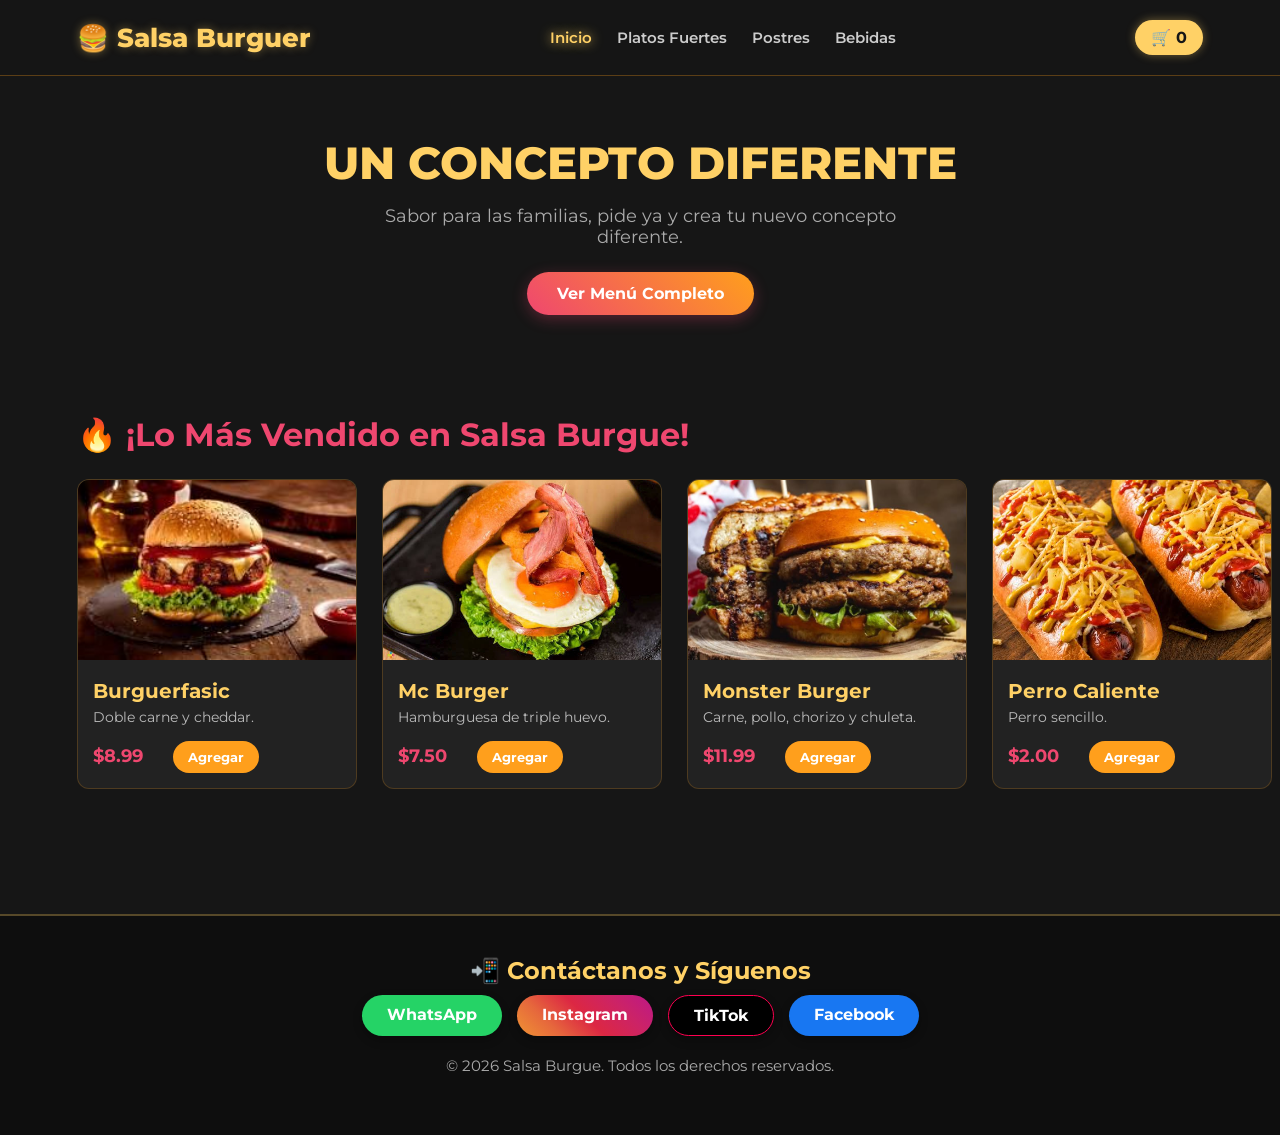
<file: index.html>
<!DOCTYPE html>
<html lang="es">
<head>
    <meta charset="UTF-8">
    <meta name="viewport" content="width=device-width, initial-scale=1.0">
    <title>Salsa Burguer</title>
    <link href="https://fonts.googleapis.com/css2?family=Montserrat:wght@400;600;700;800&display=swap" rel="stylesheet">
    <link rel="stylesheet" href="style.css">
</head>
<body>

    <div class="falling-bg" id="fallingBg"></div>

    <header>
             <div class="logo">🍔 Salsa Burguer</div>
        <nav>
            <ul>
                <li><a href="index.html" class="active">Inicio</a></li>
                <li><a href="principales.html">Platos Fuertes</a></li>
                <li><a href="postres.html">Postres</a></li>
                <li><a href="bebidas.html">Bebidas</a></li>
            </ul>
        </nav>
        <!-- Botón del Carrito en el Header -->
        <div class="cart-btn" onclick="toggleCart()">
            🛒 <span id="cart-count">0</span>
        </div>
    </header>

    <section class="hero">
        <h1>UN CONCEPTO DIFERENTE</h1>
        <p>Sabor para las familias, pide ya y crea tu nuevo concepto diferente.</p>
        <a href="principales.html" class="btn">Ver Menú Completo</a>
    </section>

    <!-- Carrusel con 10 elementos destacados -->
    <section class="carousel-section">
        <h2>🔥 ¡Lo Más Vendido en Salsa Burgue!</h2>
        <div class="carousel-container">
            <div class="carousel-track">
                <div class="carousel-card"><img src="hamburguesa.jfif" alt=""><h3>Burguerfasic</h3><p>Doble carne y cheddar.</p><span class="price">$8.99</span><button class="add-btn" onclick="addToCart('Burgerfasic', 8.99)">Agregar</button></div>
                <div class="carousel-card"><img src="Mcburguer.jfif" alt=""><h3>Mc Burger</h3><p>Hamburguesa de triple huevo.</p><span class="price">$7.50</span><button class="add-btn" onclick="addToCart('Mc burguer', 7.50)">Agregar</button></div>
                <div class="carousel-card"><img src="mosterburguer.jfif" alt=""><h3>Monster Burger</h3><p>Carne, pollo, chorizo y chuleta.</p><span class="price">$11.99</span><button class="add-btn" onclick="addToCart('moster burguer', 11.99)">Agregar</button></div>
                <div class="carousel-card"><img src="perro.jfif" alt=""><h3>Perro Caliente</h3><p>Perro sencillo.</p><span class="price">$2.00</span><button class="add-btn" onclick="addToCart('perro sencillo', 2.00)">Agregar</button></div>
                <div class="carousel-card"><img src="perracaliente.jfif" alt=""><h3>Perra Caliente</h3><p>Perro bañado en tocineta.</p><span class="price">$2.50</span><button class="add-btn" onclick="addToCart('perra caliente', 2.50)">Agregar</button></div>
                <div class="carousel-card"><img src="saludable.jfif" alt=""><h3>El saludable</h3><p>Perro sencillo con vegetales.</p><span class="price">$1.50</span><button class="add-btn" onclick="addToCart('el saludable', 1.50)">Agregar</button></div>
                <div class="carousel-card"><img src="parrilla.webp" alt=""><h3>Parri Neutral</h3><p>Ración neutral.</p><span class="price">$10.50</span><button class="add-btn" onclick="addToCart('parri neutral', 10.50)">Agregar</button></div>
                <div class="carousel-card"><img src="parrilla2.jfif" alt=""><h3>Toda Carne</h3><p>Tres tipos de carne.</p><span class="price">$15.00</span><button class="add-btn" onclick="addToCart('toda carne', 15.00)">Agregar</button></div>
                <div class="carousel-card"><img src="parrilla3.jfif" alt=""><h3>La Cardio</h3><p>Carne con vegetales.</p><span class="price">$8.50</span><button class="add-btn" onclick="addToCart('la cardio', 8.50)">Agregar</button></div>
                <div class="carousel-card"><img src="helados.jfif" alt=""><h3>Helados</h3><p>Todos los sabores.</p><span class="price">$0.70</span><button class="add-btn" onclick="addToCart('helado', 0.70)">Agregar</button></div>
            </div>
        </div>
    </section>

    <!-- Modal del Carrito de Compras y Pago Móvil -->
    <div id="cartModal" class="cart-modal">
        <div class="cart-content">
            <span class="close-btn" onclick="toggleCart()">&times;</span>
            <h2>🛒 Tu Carrito de Compras</h2>
            <div id="cart-items-container">
                <p>El carrito está vacío.</p>
            </div>
            <div class="cart-total">
                <h3>Total: $<span id="cart-total-price">0.00</span></h3>
            </div>
            
            <!-- Sección de Pago Móvil -->
            <div class="pago-movil-section">
                <h3>📲 Datos para Pago Móvil</h3>
                <p><strong>Banco:</strong> BNC (0191)</p>
                <p><strong>Teléfono:</strong> 0424 2944036</p>
                <p><strong>C.I.:</strong> 33865063</p>
            </div>

            <button class="btn checkout-btn" onclick="checkoutWhatsApp()">Pagar por WhatsApp</button>
        </div>
    </div>

    <!-- Contacto y Redes -->
    <footer class="contact-footer">
        <h3>📲 Contáctanos y Síguenos</h3>
        <div class="social-buttons">
            <a href="https://wa.me/584242944036" target="_blank" class="social-btn whatsapp">WhatsApp</a>
            <a href="https://instagram.com" target="_blank" class="social-btn instagram">Instagram</a>
            <a href="https://tiktok.com" target="_blank" class="social-btn tiktok">TikTok</a>
            <a href="https://facebook.com" target="_blank" class="social-btn facebook">Facebook</a>
        </div>
        <p class="copy">&copy; 2026 Salsa Burgue. Todos los derechos reservados.</p>
    </footer>

    <script src="script.js"></script>
</body>
</html>
</file>
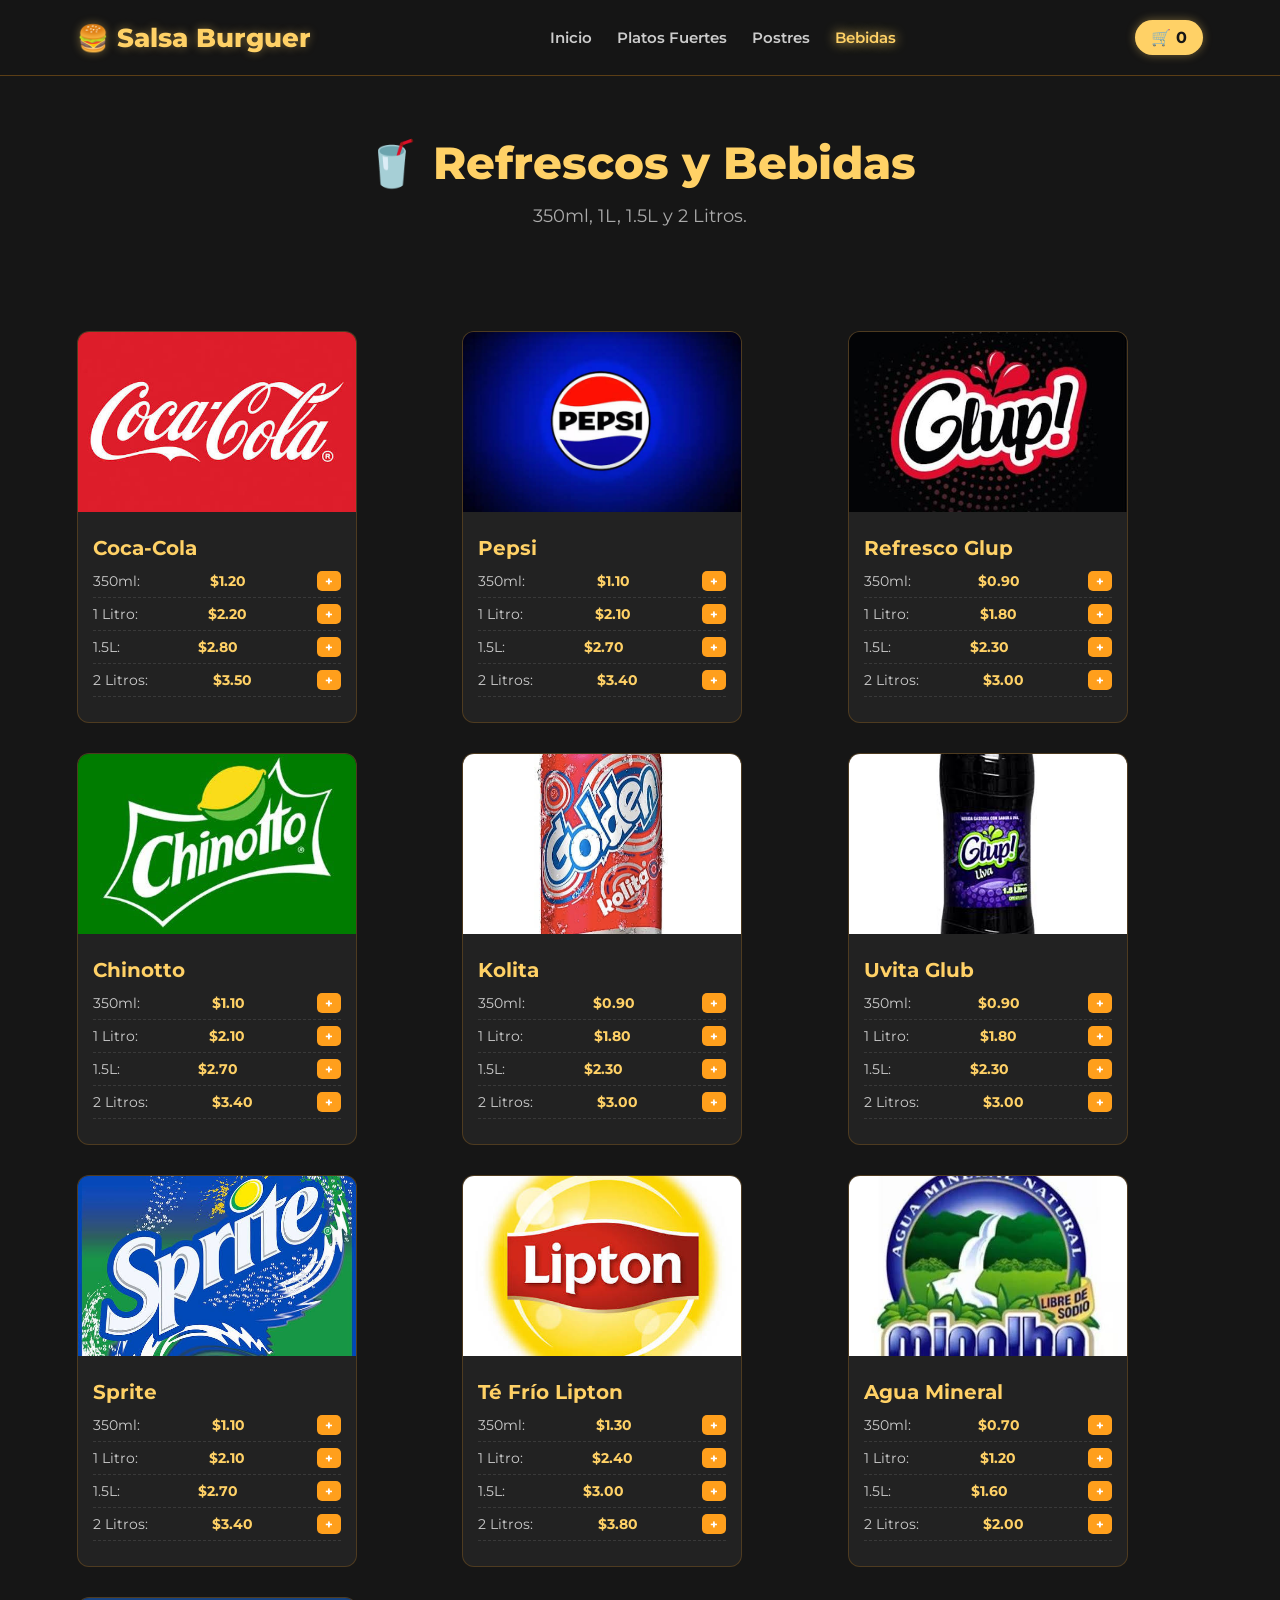
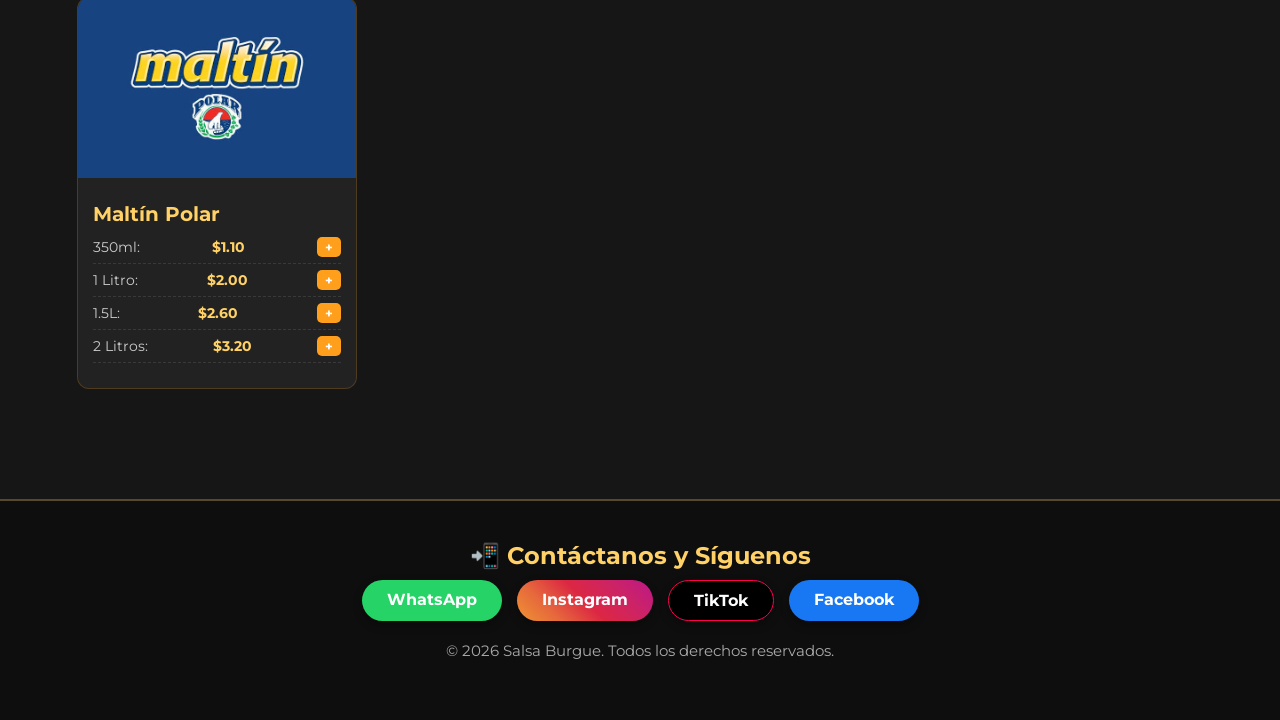
<file: bebidas.html>
<!DOCTYPE html>
<html lang="es">
<head>
    <meta charset="UTF-8">
    <meta name="viewport" content="width=device-width, initial-scale=1.0">
    <title>Salsa Burguer</title>
    <link href="https://fonts.googleapis.com/css2?family=Montserrat:wght@400;600;700;800&display=swap" rel="stylesheet">
    <link rel="stylesheet" href="style.css">
</head>
<body>
    <div class="falling-bg" id="fallingBg"></div>

    <header>
        <div class="logo">🍔 Salsa Burguer</div>
        <nav>
            <ul>
                <li><a href="index.html">Inicio</a></li>
                <li><a href="principales.html">Platos Fuertes</a></li>
                <li><a href="postres.html">Postres</a></li>
                <li><a href="bebidas.html" class="active">Bebidas</a></li>
            </ul>
        </nav>
        <div class="cart-btn" onclick="toggleCart()">🛒 <span id="cart-count">0</span></div>
    </header>

    <section class="page-header">
        <h2>🥤 Refrescos y Bebidas</h2>
        <p>350ml, 1L, 1.5L y 2 Litros.</p>
    </section>

    <section class="menu-grid-container">
        <div class="menu-grid">
            <div class="menu-card"><img src="cocacola.jfif" alt=""><div class="menu-card-content"><h3>Coca-Cola</h3><ul class="sizes-list"><li><span>350ml:</span><strong>$1.20</strong> <button class="small-add-btn" onclick="addToCart('Coca-Cola 350ml', 1.20)">+</button></li><li><span>1 Litro:</span><strong>$2.20</strong> <button class="small-add-btn" onclick="addToCart('Coca-Cola 1L', 2.20)">+</button></li><li><span>1.5L:</span><strong>$2.80</strong> <button class="small-add-btn" onclick="addToCart('Coca-Cola 1.5L', 2.80)">+</button></li><li><span>2 Litros:</span><strong>$3.50</strong> <button class="small-add-btn" onclick="addToCart('Coca-Cola 2L', 3.50)">+</button></li></ul></div></div>
            <div class="menu-card"><img src="pepsi.jfif" alt=""><div class="menu-card-content"><h3>Pepsi</h3><ul class="sizes-list"><li><span>350ml:</span><strong>$1.10</strong> <button class="small-add-btn" onclick="addToCart('Pepsi 350ml', 1.10)">+</button></li><li><span>1 Litro:</span><strong>$2.10</strong> <button class="small-add-btn" onclick="addToCart('Pepsi 1L', 2.10)">+</button></li><li><span>1.5L:</span><strong>$2.70</strong> <button class="small-add-btn" onclick="addToCart('Pepsi 1.5L', 2.70)">+</button></li><li><span>2 Litros:</span><strong>$3.40</strong> <button class="small-add-btn" onclick="addToCart('Pepsi 2L', 3.40)">+</button></li></ul></div></div>
            <div class="menu-card"><img src="glup.jfif" alt=""><div class="menu-card-content"><h3>Refresco Glup</h3><ul class="sizes-list"><li><span>350ml:</span><strong>$0.90</strong> <button class="small-add-btn" onclick="addToCart('Glup 350ml', 0.90)">+</button></li><li><span>1 Litro:</span><strong>$1.80</strong> <button class="small-add-btn" onclick="addToCart('Glup 1L', 1.80)">+</button></li><li><span>1.5L:</span><strong>$2.30</strong> <button class="small-add-btn" onclick="addToCart('Glup 1.5L', 2.30)">+</button></li><li><span>2 Litros:</span><strong>$3.00</strong> <button class="small-add-btn" onclick="addToCart('Glup 2L', 3.00)">+</button></li></ul></div></div>
            <div class="menu-card"><img src="chinotto.jfif" alt=""><div class="menu-card-content"><h3>Chinotto</h3><ul class="sizes-list"><li><span>350ml:</span><strong>$1.10</strong> <button class="small-add-btn" onclick="addToCart('Chinotto 350ml', 1.10)">+</button></li><li><span>1 Litro:</span><strong>$2.10</strong> <button class="small-add-btn" onclick="addToCart('Chinotto 1L', 2.10)">+</button></li><li><span>1.5L:</span><strong>$2.70</strong> <button class="small-add-btn" onclick="addToCart('Chinotto 1.5L', 2.70)">+</button></li><li><span>2 Litros:</span><strong>$3.40</strong> <button class="small-add-btn" onclick="addToCart('Chinotto 2L', 3.40)">+</button></li></ul></div></div>
            <div class="menu-card"><img src="kolita.jfif" alt=""><div class="menu-card-content"><h3>Kolita</h3><ul class="sizes-list"><li><span>350ml:</span><strong>$0.90</strong> <button class="small-add-btn" onclick="addToCart('Kolita 350ml', 0.90)">+</button></li><li><span>1 Litro:</span><strong>$1.80</strong> <button class="small-add-btn" onclick="addToCart('Kolita 1L', 1.80)">+</button></li><li><span>1.5L:</span><strong>$2.30</strong> <button class="small-add-btn" onclick="addToCart('Kolita 1.5L', 2.30)">+</button></li><li><span>2 Litros:</span><strong>$3.00</strong> <button class="small-add-btn" onclick="addToCart('Kolita 2L', 3.00)">+</button></li></ul></div></div>
            <div class="menu-card"><img src="uva.jfif" alt=""><div class="menu-card-content"><h3>Uvita Glub</h3><ul class="sizes-list"><li><span>350ml:</span><strong>$0.90</strong> <button class="small-add-btn" onclick="addToCart('Uvita 350ml', 0.90)">+</button></li><li><span>1 Litro:</span><strong>$1.80</strong> <button class="small-add-btn" onclick="addToCart('Uvita 1L', 1.80)">+</button></li><li><span>1.5L:</span><strong>$2.30</strong> <button class="small-add-btn" onclick="addToCart('Uvita 1.5L', 2.30)">+</button></li><li><span>2 Litros:</span><strong>$3.00</strong> <button class="small-add-btn" onclick="addToCart('Uvita 2L', 3.00)">+</button></li></ul></div></div>
            <div class="menu-card"><img src="sprite.jfif" alt=""><div class="menu-card-content"><h3>Sprite</h3><ul class="sizes-list"><li><span>350ml:</span><strong>$1.10</strong> <button class="small-add-btn" onclick="addToCart('Sprite 350ml', 1.10)">+</button></li><li><span>1 Litro:</span><strong>$2.10</strong> <button class="small-add-btn" onclick="addToCart('Sprite 1L', 2.10)">+</button></li><li><span>1.5L:</span><strong>$2.70</strong> <button class="small-add-btn" onclick="addToCart('Sprite 1.5L', 2.70)">+</button></li><li><span>2 Litros:</span><strong>$3.40</strong> <button class="small-add-btn" onclick="addToCart('Sprite 2L', 3.40)">+</button></li></ul></div></div>
            <div class="menu-card"><img src="lipton.jfif" alt=""><div class="menu-card-content"><h3>Té Frío Lipton</h3><ul class="sizes-list"><li><span>350ml:</span><strong>$1.30</strong> <button class="small-add-btn" onclick="addToCart('Lipton 350ml', 1.30)">+</button></li><li><span>1 Litro:</span><strong>$2.40</strong> <button class="small-add-btn" onclick="addToCart('Lipton 1L', 2.40)">+</button></li><li><span>1.5L:</span><strong>$3.00</strong> <button class="small-add-btn" onclick="addToCart('Lipton 1.5L', 3.00)">+</button></li><li><span>2 Litros:</span><strong>$3.80</strong> <button class="small-add-btn" onclick="addToCart('Lipton 2L', 3.80)">+</button></li></ul></div></div>
            <div class="menu-card"><img src="minalba.jfif" alt=""><div class="menu-card-content"><h3>Agua Mineral</h3><ul class="sizes-list"><li><span>350ml:</span><strong>$0.70</strong> <button class="small-add-btn" onclick="addToCart('Agua 350ml', 0.70)">+</button></li><li><span>1 Litro:</span><strong>$1.20</strong> <button class="small-add-btn" onclick="addToCart('Agua 1L', 1.20)">+</button></li><li><span>1.5L:</span><strong>$1.60</strong> <button class="small-add-btn" onclick="addToCart('Agua 1.5L', 1.60)">+</button></li><li><span>2 Litros:</span><strong>$2.00</strong> <button class="small-add-btn" onclick="addToCart('Agua 2L', 2.00)">+</button></li></ul></div></div>
            <div class="menu-card"><img src="maltin.jfif" alt=""><div class="menu-card-content"><h3>Maltín Polar</h3><ul class="sizes-list"><li><span>350ml:</span><strong>$1.10</strong> <button class="small-add-btn" onclick="addToCart('Maltín 350ml', 1.10)">+</button></li><li><span>1 Litro:</span><strong>$2.00</strong> <button class="small-add-btn" onclick="addToCart('Maltín 1L', 2.00)">+</button></li><li><span>1.5L:</span><strong>$2.60</strong> <button class="small-add-btn" onclick="addToCart('Maltín 1.5L', 2.60)">+</button></li><li><span>2 Litros:</span><strong>$3.20</strong> <button class="small-add-btn" onclick="addToCart('Maltín 2L', 3.20)">+</button></li></ul></div></div>
        </div>
    </section>

    <!-- Modal del Carrito -->
    <div id="cartModal" class="cart-modal">
        <div class="cart-content">
            <span class="close-btn" onclick="toggleCart()">&times;</span>
            <h2>🛒 Tu Carrito de Compras</h2>
            <div id="cart-items-container"><p>El carrito está vacío.</p></div>
            <div class="cart-total"><h3>Total: $<span id="cart-total-price">0.00</span></h3></div>
            <div class="pago-movil-section">
                <h3>📲 Datos para Pago Móvil</h3>
                <p><strong>Banco:</strong> BNC (0191)</p>
                <p><strong>Teléfono:</strong> 0424 2944036</p>
                <p><strong>C.I.:</strong> 33865063</p>
            </div>
            <button class="btn checkout-btn" onclick="checkoutWhatsApp()">Pagar por WhatsApp</button>
        </div>
    </div>

    <footer class="contact-footer">
        <h3>📲 Contáctanos y Síguenos</h3>
        <div class="social-buttons">
            <a href="https://wa.me/584242944036" target="_blank" class="social-btn whatsapp">WhatsApp</a>
            <a href="https://instagram.com" target="_blank" class="social-btn instagram">Instagram</a>
            <a href="https://tiktok.com" target="_blank" class="social-btn tiktok">TikTok</a>
            <a href="https://facebook.com" target="_blank" class="social-btn facebook">Facebook</a>
        </div>
        <p class="copy">&copy; 2026 Salsa Burgue. Todos los derechos reservados.</p>
    </footer>

    <script src="script.js"></script>
</body>
</html>
</file>
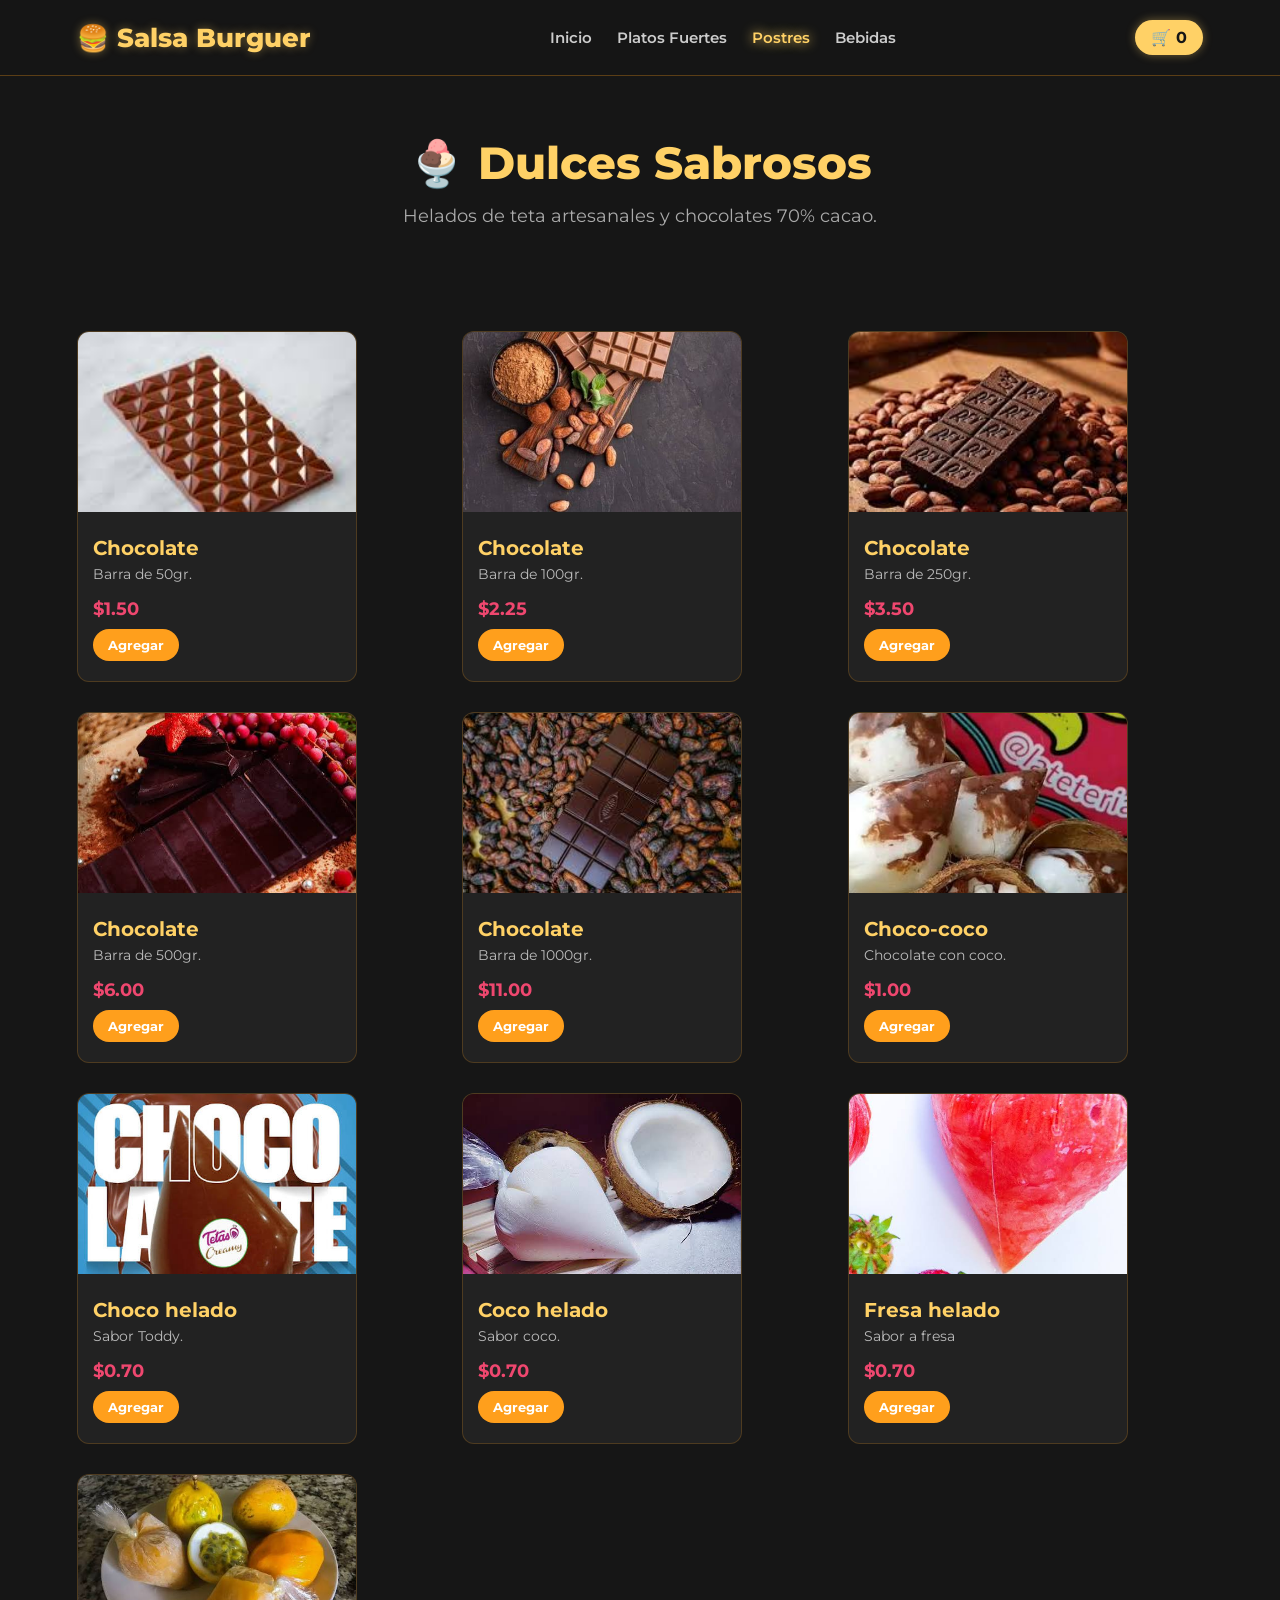
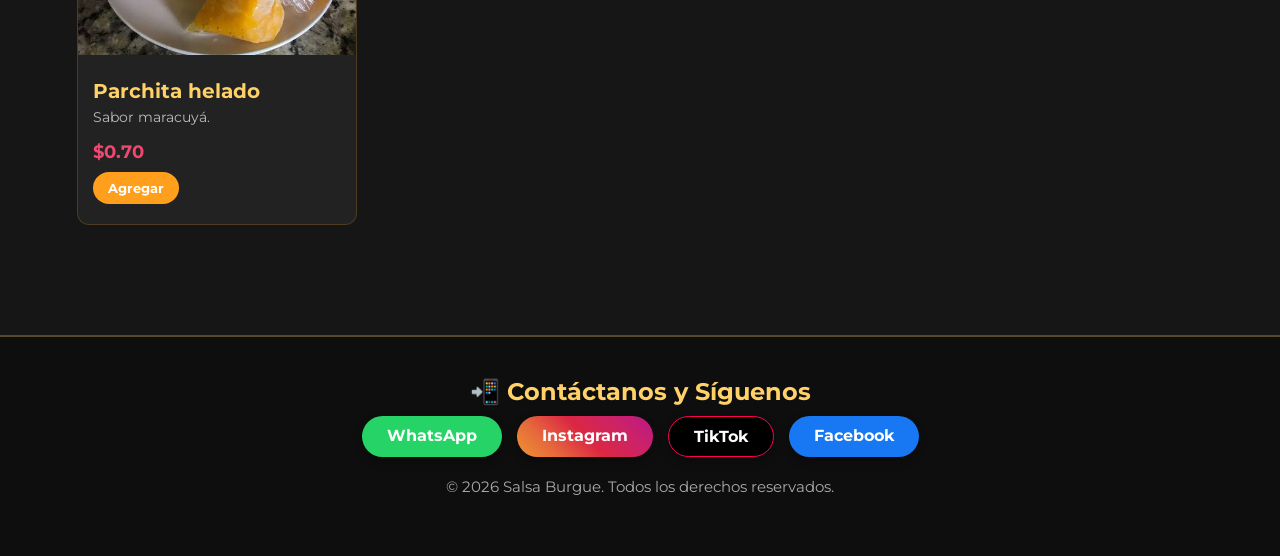
<file: postres.html>
<!DOCTYPE html>
<html lang="es">
<head>
    <meta charset="UTF-8">
    <meta name="viewport" content="width=device-width, initial-scale=1.0">
    <title>Salsa Burguer</title>
    <link href="https://fonts.googleapis.com/css2?family=Montserrat:wght@400;600;700;800&display=swap" rel="stylesheet">
    <link rel="stylesheet" href="style.css">
</head>
<body>
    <div class="falling-bg" id="fallingBg"></div>

    <header>
        <div class="logo">🍔 Salsa Burguer</div>
        <nav>
            <ul>
                <li><a href="index.html">Inicio</a></li>
                <li><a href="principales.html">Platos Fuertes</a></li>
                <li><a href="postres.html" class="active">Postres</a></li>
                <li><a href="bebidas.html">Bebidas</a></li>
            </ul>
        </nav>
        <div class="cart-btn" onclick="toggleCart()">🛒 <span id="cart-count">0</span></div>
    </header>

    <section class="page-header">
        <h2>🍨 Dulces Sabrosos</h2>
        <p>Helados de teta artesanales y chocolates 70% cacao.</p>
    </section>

    <section class="menu-grid-container">
        <div class="menu-grid">
            <div class="menu-card"><img src="50.jfif" alt=""><div class="menu-card-content"><h3>Chocolate</h3><p>Barra de 50gr.</p><div class="price">$1.50</div><button class="add-btn" onclick="addToCart('chocolate 50g', 1.50)">Agregar</button></div></div>
            <div class="menu-card"><img src="100.jfif" alt=""><div class="menu-card-content"><h3>Chocolate</h3><p>Barra de 100gr.</p><div class="price">$2.25</div><button class="add-btn" onclick="addToCart('chocolate 100g', 2.25)">Agregar</button></div></div>
            <div class="menu-card"><img src="250.jfif" alt=""><div class="menu-card-content"><h3>Chocolate</h3><p>Barra de 250gr.</p><div class="price">$3.50</div><button class="add-btn" onclick="addToCart('chocolate 250g', 3.50)">Agregar</button></div></div>
            <div class="menu-card"><img src="500.jfif" alt=""><div class="menu-card-content"><h3>Chocolate</h3><p>Barra de 500gr.</p><div class="price">$6.00</div><button class="add-btn" onclick="addToCart('chocolate 500g', 6.00)">Agregar</button></div></div>
            <div class="menu-card"><img src="1000.jfif" alt=""><div class="menu-card-content"><h3>Chocolate</h3><p>Barra de 1000gr.</p><div class="price">$11.00</div><button class="add-btn" onclick="addToCart('Chocolate 1000g', 11.00)">Agregar</button></div></div>
            <div class="menu-card"><img src="chocococo.jfif" alt=""><div class="menu-card-content"><h3>Choco-coco</h3><p>Chocolate con coco.</p><div class="price">$1.00</div><button class="add-btn" onclick="addToCart('Helado de Fresa', 1.00)">Agregar</button></div></div>
            <div class="menu-card"><img src="chocolatehelado.jfif" alt=""><div class="menu-card-content"><h3>Choco helado</h3><p>Sabor Toddy.</p><div class="price">$0.70</div><button class="add-btn" onclick="addToCart('Helado de chocolate', 0.70)">Agregar</button></div></div>
            <div class="menu-card"><img src="coco.jfif" alt=""><div class="menu-card-content"><h3>Coco helado</h3><p>Sabor coco.</p><div class="price">$0.70</div><button class="add-btn" onclick="addToCart('helado de coco', 0.70)">Agregar</button></div></div>
            <div class="menu-card"><img src="fresa.jfif" alt=""><div class="menu-card-content"><h3>Fresa helado</h3><p>Sabor a fresa</p><div class="price">$0.70</div><button class="add-btn" onclick="addToCart('helado de fresa', 0.70)">Agregar</button></div></div>
            <div class="menu-card"><img src="parchita.jfif" alt=""><div class="menu-card-content"><h3>Parchita helado</h3><p>Sabor maracuyá.</p><div class="price">$0.70</div><button class="add-btn" onclick="addToCart('Helado de parchita', 0.70)">Agregar</button></div></div>
        </div>
    </section>

    <!-- Modal del Carrito -->
    <div id="cartModal" class="cart-modal">
        <div class="cart-content">
            <span class="close-btn" onclick="toggleCart()">&times;</span>
            <h2>🛒 Tu Carrito de Compras</h2>
            <div id="cart-items-container"><p>El carrito está vacío.</p></div>
            <div class="cart-total"><h3>Total: $<span id="cart-total-price">0.00</span></h3></div>
            <div class="pago-movil-section">
                <h3>📲 Datos para Pago Móvil</h3>
                <p><strong>Banco:</strong> BNC (0191)</p>
                <p><strong>Teléfono:</strong> 0424 2944036</p>
                <p><strong>C.I.:</strong> 33865063</p>
            </div>
            <button class="btn checkout-btn" onclick="checkoutWhatsApp()">Pagar por WhatsApp</button>
        </div>
    </div>

    <footer class="contact-footer">
        <h3>📲 Contáctanos y Síguenos</h3>
        <div class="social-buttons">
            <a href="https://wa.me/584242944036" target="_blank" class="social-btn whatsapp">WhatsApp</a>
            <a href="https://instagram.com" target="_blank" class="social-btn instagram">Instagram</a>
            <a href="https://tiktok.com" target="_blank" class="social-btn tiktok">TikTok</a>
            <a href="https://facebook.com" target="_blank" class="social-btn facebook">Facebook</a>
        </div>
        <p class="copy">&copy; 2026 Salsa Burgue. Todos los derechos reservados.</p>
    </footer>

    <script src="script.js"></script>
</body>
</html>
</file>
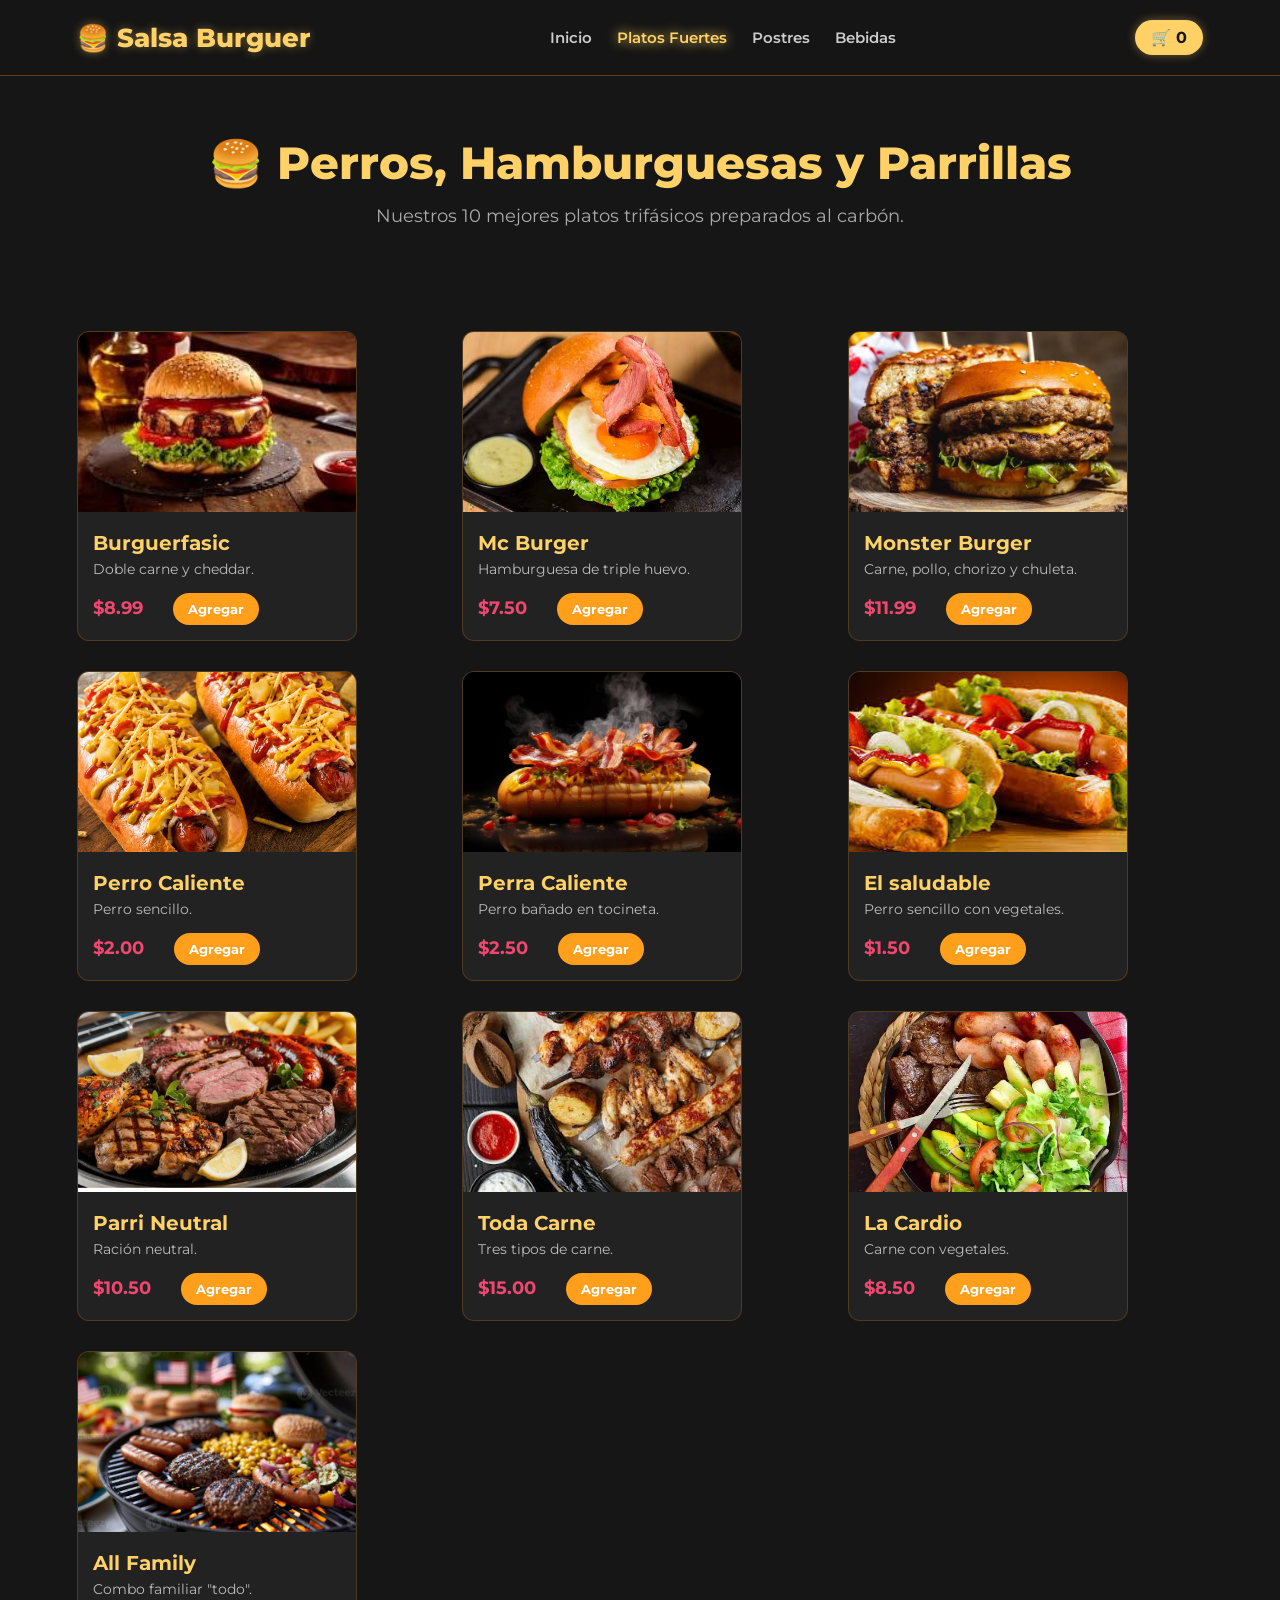
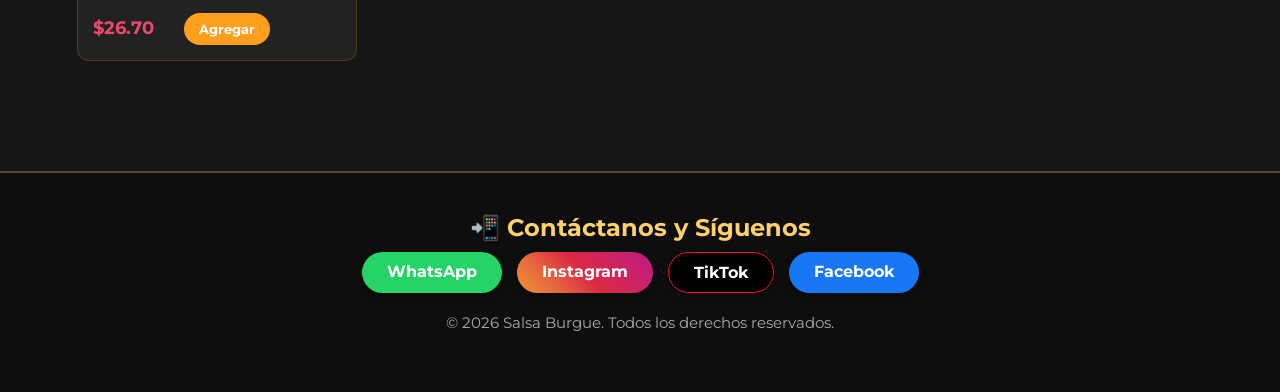
<file: principales.html>
<!DOCTYPE html>
<html lang="es">
<head>
    <meta charset="UTF-8">
    <meta name="viewport" content="width=device-width, initial-scale=1.0">
    <title>Salsa Burgue</title>
    <link href="https://fonts.googleapis.com/css2?family=Montserrat:wght@400;600;700;800&display=swap" rel="stylesheet">
    <link rel="stylesheet" href="style.css">
</head>
<body>
    <div class="falling-bg" id="fallingBg"></div>

    <header>
        <div class="logo">🍔 Salsa Burguer</div>
        <nav>
            <ul>
                <li><a href="index.html">Inicio</a></li>
                <li><a href="principales.html" class="active">Platos Fuertes</a></li>
                <li><a href="postres.html">Postres</a></li>
                <li><a href="bebidas.html">Bebidas</a></li>
            </ul>
        </nav>
        <div class="cart-btn" onclick="toggleCart()">🛒 <span id="cart-count">0</span></div>
    </header>

    <section class="page-header">
        <h2>🍔 Perros, Hamburguesas y Parrillas</h2>
        <p>Nuestros 10 mejores platos trifásicos preparados al carbón.</p>
    </section>

    <section class="menu-grid-container">
        <div class="menu-grid">
                            <div class="carousel-card"><img src="hamburguesa.jfif" alt=""><h3>Burguerfasic</h3><p>Doble carne y cheddar.</p><span class="price">$8.99</span><button class="add-btn" onclick="addToCart('Burgerfasic', 8.99)">Agregar</button></div>
                <div class="carousel-card"><img src="Mcburguer.jfif" alt=""><h3>Mc Burger</h3><p>Hamburguesa de triple huevo.</p><span class="price">$7.50</span><button class="add-btn" onclick="addToCart('Mc burguer', 7.50)">Agregar</button></div>
                <div class="carousel-card"><img src="mosterburguer.jfif" alt=""><h3>Monster Burger</h3><p>Carne, pollo, chorizo y chuleta.</p><span class="price">$11.99</span><button class="add-btn" onclick="addToCart('moster burguer', 11.99)">Agregar</button></div>
                <div class="carousel-card"><img src="perro.jfif" alt=""><h3>Perro Caliente</h3><p>Perro sencillo.</p><span class="price">$2.00</span><button class="add-btn" onclick="addToCart('perro sencillo', 2.00)">Agregar</button></div>
                <div class="carousel-card"><img src="perracaliente.jfif" alt=""><h3>Perra Caliente</h3><p>Perro bañado en tocineta.</p><span class="price">$2.50</span><button class="add-btn" onclick="addToCart('perra caliente', 2.50)">Agregar</button></div>
                <div class="carousel-card"><img src="saludable.jfif" alt=""><h3>El saludable</h3><p>Perro sencillo con vegetales.</p><span class="price">$1.50</span><button class="add-btn" onclick="addToCart('el saludable', 1.50)">Agregar</button></div>
                <div class="carousel-card"><img src="parrilla.webp" alt=""><h3>Parri Neutral</h3><p>Ración neutral.</p><span class="price">$10.50</span><button class="add-btn" onclick="addToCart('parri neutral', 10.50)">Agregar</button></div>
                <div class="carousel-card"><img src="parrilla2.jfif" alt=""><h3>Toda Carne</h3><p>Tres tipos de carne.</p><span class="price">$15.00</span><button class="add-btn" onclick="addToCart('toda carne', 15.00)">Agregar</button></div>
                <div class="carousel-card"><img src="parrilla3.jfif" alt=""><h3>La Cardio</h3><p>Carne con vegetales.</p><span class="price">$8.50</span><button class="add-btn" onclick="addToCart('la cardio', 8.50)">Agregar</button></div>
                <div class="carousel-card"><img src="todo.jfif" alt=""><h3>All Family</h3><p>Combo familiar "todo".</p><span class="price">$26.70</span><button class="add-btn" onclick="addToCart('All Family', 26.70)">Agregar</button></div>

        </div>
    </section>

    <!-- Modal del Carrito -->
    <div id="cartModal" class="cart-modal">
        <div class="cart-content">
            <span class="close-btn" onclick="toggleCart()">&times;</span>
            <h2>🛒 Tu Carrito de Compras</h2>
            <div id="cart-items-container"><p>El carrito está vacío.</p></div>
            <div class="cart-total"><h3>Total: $<span id="cart-total-price">0.00</span></h3></div>
            <div class="pago-movil-section">
                <h3>📲 Datos para Pago Móvil</h3>
                <p><strong>Banco:</strong> BNC (0191)</p>
                <p><strong>Teléfono:</strong> 0424 2944036</p>
                <p><strong>C.I.:</strong> 33865063</p>
            </div>
            <button class="btn checkout-btn" onclick="checkoutWhatsApp()">Pagar por WhatsApp</button>
        </div>
    </div>

    <footer class="contact-footer">
        <h3>📲 Contáctanos y Síguenos</h3>
        <div class="social-buttons">
            <a href="https://wa.me/584242944036" target="_blank" class="social-btn whatsapp">WhatsApp</a>
            <a href="https://instagram.com" target="_blank" class="social-btn instagram">Instagram</a>
            <a href="https://tiktok.com" target="_blank" class="social-btn tiktok">TikTok</a>
            <a href="https://facebook.com" target="_blank" class="social-btn facebook">Facebook</a>
        </div>
        <p class="copy">&copy; 2026 Salsa Burgue. Todos los derechos reservados.</p>
    </footer>

    <script src="script.js"></script>
</body>
</html>
</file>
<file: style.css>
:root {
    --color-negro: #161616;
    --color-gris-oscuro: #222222;
    --color-amarillo: #FFD166;
    --color-rojo: #EF476F;
    --color-naranja: #FF9F1C;
    --color-blanco: #FFFFFF;
}

* {
    margin: 0;
    padding: 0;
    box-sizing: border-box;
    font-family: 'Montserrat', sans-serif;
}

body {
    background-color: var(--color-negro);
    color: var(--color-blanco);
    overflow-x: hidden;
    position: relative;
}

/* Fondo interactivo */
.falling-bg {
    position: fixed;
    top: 0;
    left: 0;
    width: 100%;
    height: 100%;
    pointer-events: none;
    z-index: -1;
    overflow: hidden;
}

.falling-item {
    position: absolute;
    top: -10%;
    font-size: 2rem;
    animation: fall linear infinite;
    opacity: 0.6;
}

@keyframes fall {
    0% { transform: translateY(-10vh) rotate(0deg); }
    100% { transform: translateY(110vh) rotate(360deg); }
}

/* Header */
header {
    display: flex;
    justify-content: space-between;
    align-items: center;
    padding: 20px 6%;
    background-color: rgba(22, 22, 22, 0.95);
    border-bottom: 1px solid rgba(255, 159, 28, 0.3);
    position: sticky;
    top: 0;
    z-index: 100;
    backdrop-filter: blur(10px);
}

.logo {
    font-size: 1.6rem;
    font-weight: 800;
    color: var(--color-amarillo);
    text-shadow: 0 0 10px rgba(255, 209, 102, 0.4);
    transition: all 0.3s ease;
    cursor: pointer;
}

.logo:hover {
    text-shadow: 0 0 20px var(--color-amarillo), 0 0 35px var(--color-naranja);
    transform: scale(1.05);
}

nav ul {
    display: flex;
    list-style: none;
    gap: 25px;
}

nav a {
    color: #ccc;
    text-decoration: none;
    font-weight: 600;
    font-size: 0.95rem;
    transition: all 0.3s ease;
}

nav a:hover, nav a.active {
    color: var(--color-amarillo);
    text-shadow: 0 0 12px var(--color-amarillo);
}

/* Botón flotante del carrito en header */
.cart-btn {
    background: var(--color-amarillo);
    color: var(--color-negro);
    padding: 8px 16px;
    border-radius: 20px;
    font-weight: 700;
    cursor: pointer;
    transition: all 0.3s ease;
    box-shadow: 0 0 10px rgba(255, 209, 102, 0.4);
}

.cart-btn:hover {
    background: var(--color-naranja);
    box-shadow: 0 0 20px var(--color-amarillo);
    transform: scale(1.05);
}

/* Hero & Headers */
.hero, .page-header {
    display: flex;
    flex-direction: column;
    align-items: center;
    justify-content: center;
    text-align: center;
    padding: 60px 20px;
}

h1, h2, h3 {
    transition: all 0.3s ease;
}

h1:hover, h2:hover, h3:hover {
    text-shadow: 0 0 15px var(--color-amarillo), 0 0 25px var(--color-naranja);
}

.hero h1, .page-header h2 {
    font-size: 2.8rem;
    color: var(--color-amarillo);
    margin-bottom: 15px;
    font-weight: 800;
}

.hero p, .page-header p {
    font-size: 1.1rem;
    max-width: 600px;
    margin-bottom: 25px;
    color: #aaa;
}

/* Botones principales con brillo */
.btn {
    background: linear-gradient(45deg, var(--color-rojo), var(--color-naranja));
    color: var(--color-blanco);
    border: none;
    padding: 12px 30px;
    font-size: 1rem;
    font-weight: 700;
    border-radius: 30px;
    cursor: pointer;
    transition: all 0.3s ease;
    box-shadow: 0 4px 15px rgba(239, 71, 111, 0.3);
    text-decoration: none;
    display: inline-block;
}

.btn:hover {
    transform: translateY(-3px);
    box-shadow: 0 0 25px var(--color-amarillo), 0 0 40px var(--color-naranja);
    background: linear-gradient(45deg, var(--color-naranja), var(--color-amarillo));
    color: var(--color-negro);
}

/* Botón de agregar producto */
.add-btn {
    background-color: var(--color-naranja);
    color: var(--color-blanco);
    border: none;
    padding: 8px 15px;
    font-weight: 700;
    border-radius: 20px;
    cursor: pointer;
    margin: 0 15px 15px 15px;
    transition: all 0.3s ease;
}

.add-btn:hover {
    background-color: var(--color-amarillo);
    color: var(--color-negro);
    box-shadow: 0 0 10px var(--color-amarillo);
}

.small-add-btn {
    background-color: var(--color-naranja);
    color: var(--color-blanco);
    border: none;
    padding: 2px 8px;
    border-radius: 5px;
    cursor: pointer;
    font-weight: bold;
    transition: 0.3s;
}

.small-add-btn:hover {
    background-color: var(--color-amarillo);
    color: var(--color-negro);
}

/* Carrusel */
.carousel-section {
    padding: 40px 0 60px 6%;
}

.carousel-section h2 {
    font-size: 2rem;
    color: var(--color-rojo);
    margin-bottom: 25px;
}

.carousel-container {
    width: 100%;
    overflow-x: auto;
    scrollbar-width: thin;
    scrollbar-color: var(--color-naranja) var(--color-gris-oscuro);
    padding-bottom: 15px;
}

.carousel-container::-webkit-scrollbar {
    height: 8px;
}

.carousel-container::-webkit-scrollbar-thumb {
    background-color: var(--color-naranja);
    border-radius: 10px;
}

.carousel-track {
    display: flex;
    gap: 25px;
    width: max-content;
}

.carousel-card, .menu-card {
    background-color: var(--color-gris-oscuro);
    border: 1px solid rgba(255, 159, 28, 0.2);
    border-radius: 12px;
    overflow: hidden;
    transition: all 0.3s ease;
    width: 280px;
}

.carousel-card:hover, .menu-card:hover {
    transform: translateY(-8px);
    border-color: var(--color-amarillo);
    box-shadow: 0 10px 25px rgba(255, 159, 28, 0.25);
}

.carousel-card img, .menu-card img {
    width: 100%;
    height: 180px;
    object-fit: cover;
}

.carousel-card h3, .menu-card h3 {
    font-size: 1.25rem;
    color: var(--color-amarillo);
    padding: 15px 15px 5px 15px;
}

.carousel-card p, .menu-card p {
    font-size: 0.9rem;
    color: #bbb;
    padding: 0 15px 15px 15px;
}

.carousel-card .price, .menu-card .price {
    font-size: 1.1rem;
    font-weight: 700;
    color: var(--color-rojo);
    padding: 0 15px 10px 15px;
}

/* Cuadrícula */
.menu-grid-container {
    padding: 20px 6% 60px 6%;
}

.menu-grid {
    display: grid;
    grid-template-columns: repeat(auto-fit, minmax(280px, 1fr));
    gap: 30px;
}

.menu-card-content {
    padding: 5px 0;
}

/* Tamaños para bebidas */
.sizes-list {
    list-style: none;
    padding: 0 15px 20px 15px;
}

.sizes-list li {
    display: flex;
    justify-content: space-between;
    align-items: center;
    font-size: 0.9rem;
    color: #ccc;
    padding: 6px 0;
    border-bottom: 1px dashed rgba(255,255,255,0.1);
}

.sizes-list li strong {
    color: var(--color-amarillo);
}

/* Modal del Carrito */
.cart-modal {
    display: none;
    position: fixed;
    top: 0;
    left: 0;
    width: 100%;
    height: 100%;
    background-color: rgba(0, 0, 0, 0.8);
    z-index: 1000;
    justify-content: center;
    align-items: center;
}

.cart-content {
    background-color: var(--color-gris-oscuro);
    border: 2px solid var(--color-amarillo);
    border-radius: 15px;
    width: 90%;
    max-width: 450px;
    padding: 25px;
    position: relative;
    box-shadow: 0 0 30px rgba(255, 209, 102, 0.3);
    max-height: 85vh;
    overflow-y: auto;
}

.close-btn {
    position: absolute;
    top: 15px;
    right: 20px;
    font-size: 1.8rem;
    color: var(--color-blanco);
    cursor: pointer;
    transition: 0.3s;
}

.close-btn:hover {
    color: var(--color-rojo);
}

.cart-content h2 {
    color: var(--color-amarillo);
    margin-bottom: 15px;
    font-size: 1.5rem;
}

#cart-items-container {
    margin-bottom: 15px;
    max-height: 180px;
    overflow-y: auto;
    border-bottom: 1px solid rgba(255,255,255,0.1);
    padding-bottom: 10px;
}

.cart-item {
    display: flex;
    justify-content: space-between;
    align-items: center;
    margin-bottom: 8px;
    font-size: 0.9rem;
    color: #ddd;
}

.cart-total {
    text-align: right;
    margin-bottom: 20px;
    color: var(--color-amarillo);
}

.pago-movil-section {
    background-color: rgba(0,0,0,0.4);
    border: 1px solid var(--color-naranja);
    border-radius: 10px;
    padding: 15px;
    margin-bottom: 20px;
}

.pago-movil-section h3 {
    color: var(--color-amarillo);
    font-size: 1.1rem;
    margin-bottom: 8px;
}

.pago-movil-section p {
    font-size: 0.9rem;
    color: #ccc;
    margin-bottom: 4px;
}

.checkout-btn {
    width: 100%;
    text-align: center;
}

/* Zona de Contacto y Redes Sociales */
.contact-footer {
    background-color: #0e0e0e;
    text-align: center;
    padding: 40px 20px;
    border-top: 2px solid rgba(255, 209, 102, 0.3);
    margin-top: 50px;
}

.contact-footer h3 {
    color: var(--color-amarillo);
    font-size: 1.5rem;
    margin-bottom: 10px;
}

.contact-footer p {
    color: #aaa;
    font-size: 0.95rem;
    margin-bottom: 20px;
}

.social-buttons {
    display: flex;
    justify-content: center;
    gap: 15px;
    flex-wrap: wrap;
    margin-bottom: 20px;
}

.social-btn {
    padding: 10px 25px;
    border-radius: 25px;
    font-weight: 700;
    text-decoration: none;
    color: var(--color-blanco);
    transition: all 0.3s ease;
    box-shadow: 0 4px 10px rgba(0,0,0,0.3);
}

.whatsapp { background-color: #25D366; }
.instagram { background: linear-gradient(45deg, #f09433, #e6683c, #dc2743, #cc2366, #bc1888); }
.tiktok { background-color: #000000; border: 1px solid #ff0050; }
.facebook { background-color: #1877F2; }

.social-btn:hover {
    transform: translateY(-3px);
    box-shadow: 0 0 20px var(--color-amarillo), 0 0 30px var(--color-naranja);
}

.copy {
    color: #666;
    font-size: 0.85rem;
    margin-top: 15px;
}

/* Responsividad */
@media (max-width: 768px) {
    .hero h1, .page-header h2 {
        font-size: 2.1rem;
    }
    nav ul {
        gap: 15px;
    }
    nav a {
        font-size: 0.85rem;
    }
    header {
        padding: 15px 4%;
    }
}
</file>
